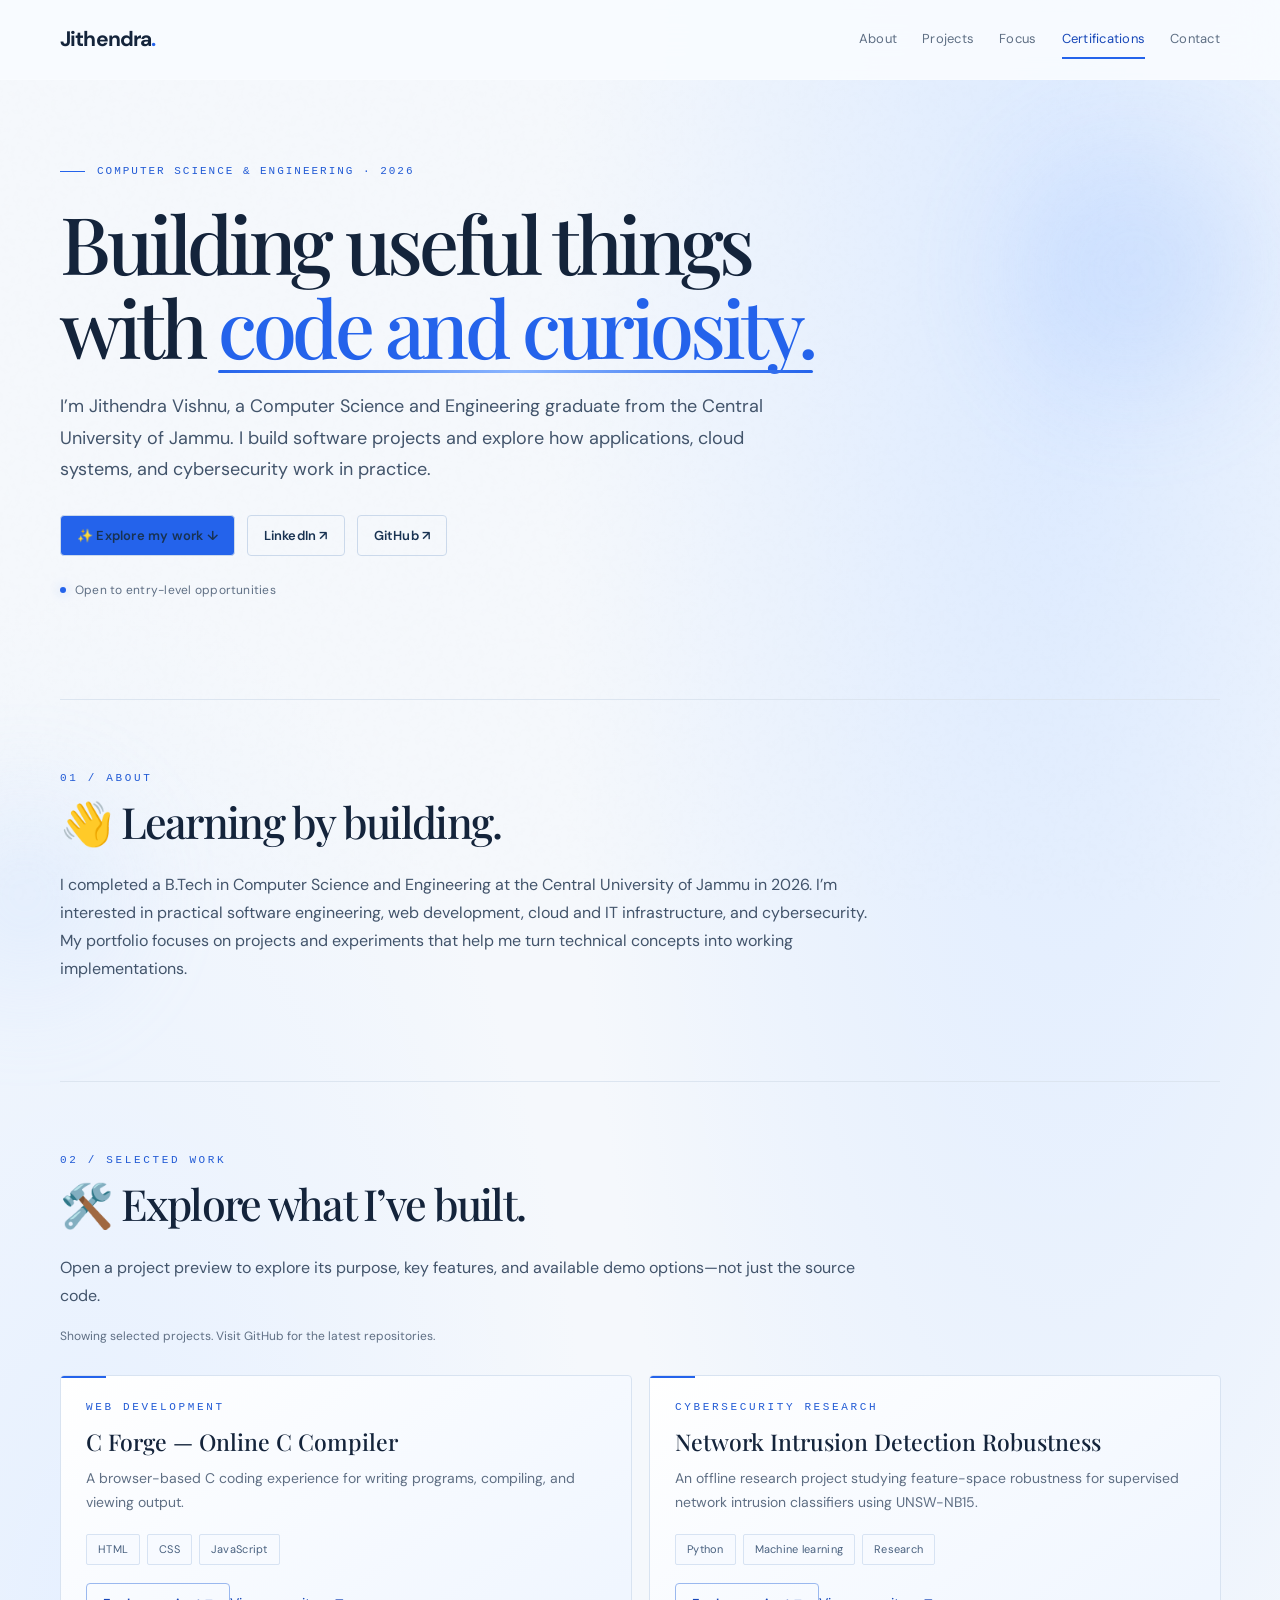
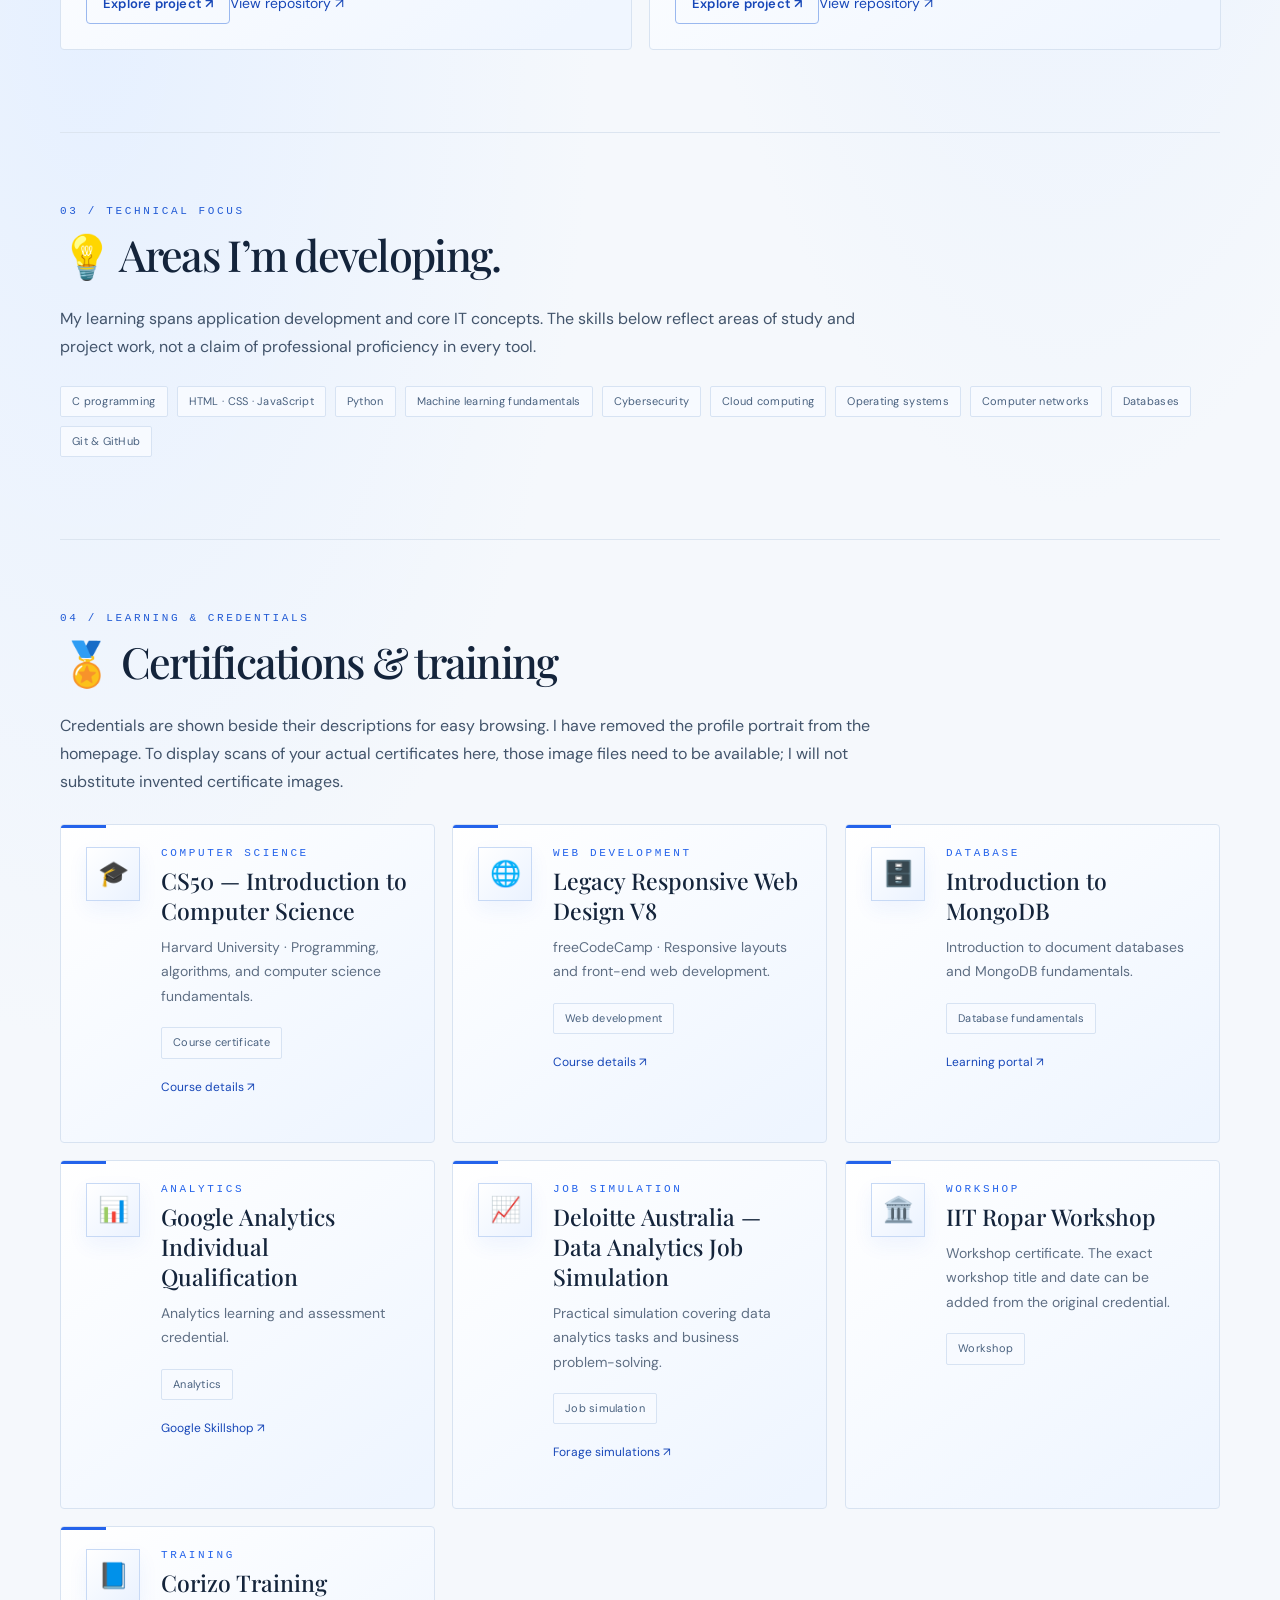
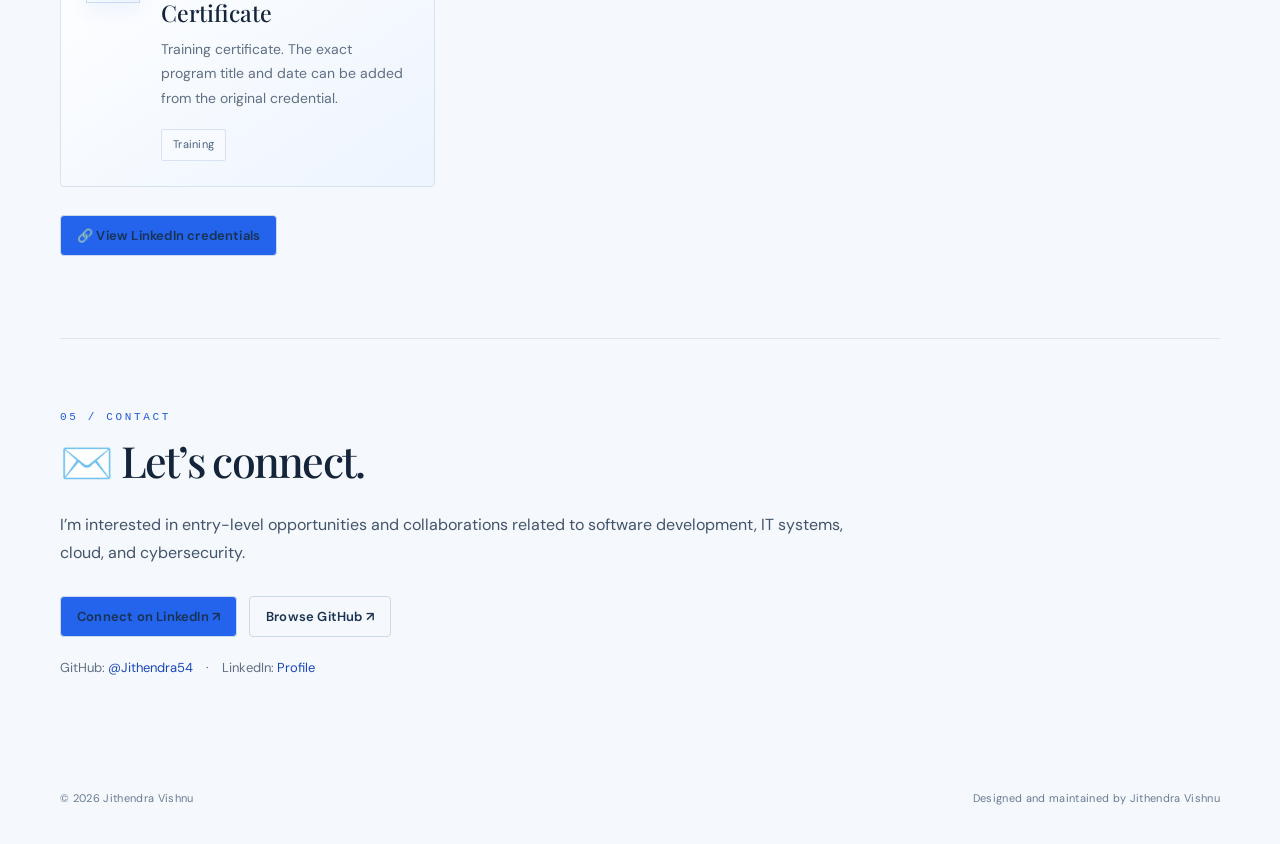
<file: index.html>
<!doctype html>
<html lang="en">
<head>
  <meta charset="utf-8">
  <meta name="viewport" content="width=device-width, initial-scale=1">
  <meta name="theme-color" content="#f5f8fc">
  <meta name="description" content="Portfolio of Jithendra Vishnu, Computer Science and Engineering graduate. Projects in web development and cybersecurity research.">
  <meta name="author" content="Jithendra Vishnu">
  <title>Jithendra Vishnu — Software & Systems</title>
  <link rel="stylesheet" href="./styles.css">
</head>
<body>
  <div class="scroll-progress" aria-hidden="true"><span id="scroll-progress-bar"></span></div>
  <div class="ambient-orb orb-one" aria-hidden="true"></div><div class="ambient-orb orb-two" aria-hidden="true"></div>
  <a class="skip" href="#main">Skip to content</a>
  <header><nav class="wrap" aria-label="Main navigation">
    <a class="brand" href="#top">Jithendra<b>.</b></a>
    <div class="links"><a href="#about">About</a><a href="#projects">Projects</a><a href="#skills">Focus</a><a href="#certifications">Certifications</a><a href="#contact">Contact</a></div>
  </nav></header>
  <main class="wrap" id="main">
    <div class="hero hero-text-only" id="top"><div class="hero-copy">
      <div class="eyebrow">Computer Science & Engineering · 2026</div>
      <h1>Building useful things<br>with <em>code and curiosity.</em></h1>
      <p class="intro">I’m Jithendra Vishnu, a Computer Science and Engineering graduate from the Central University of Jammu. I build software projects and explore how applications, cloud systems, and cybersecurity work in practice.</p>
      <div class="buttons"><a class="button primary" href="#projects">✨ Explore my work ↓</a><a class="button" href="https://www.linkedin.com/in/jithendra-vishnu-a48143313" target="_blank" rel="noreferrer">LinkedIn ↗</a><a class="button" href="https://github.com/Jithendra54" target="_blank" rel="noreferrer">GitHub ↗</a></div>
      <div class="availability"><span class="dot"></span> Open to entry-level opportunities</div>
    </div></div>
    <section id="about">
      <div class="label">01 / About</div><h2>👋 Learning by building.</h2>
      <p class="about">I completed a B.Tech in Computer Science and Engineering at the Central University of Jammu in 2026. I’m interested in practical software engineering, web development, cloud and IT infrastructure, and cybersecurity. My portfolio focuses on projects and experiments that help me turn technical concepts into working implementations.</p>
    </section>
    <section id="projects">
      <div class="label">02 / Selected work</div><h2>🛠️ Explore what I’ve built.</h2><p class="about">Open a project preview to explore its purpose, key features, and available demo options—not just the source code.</p>
      <p class="status" id="status" aria-live="polite">Loading public repositories…</p>
      <div class="grid" id="projects-grid">
        <article class="card"><div class="label">Web development</div><h3>C Forge — Online C Compiler</h3><p>A browser-based C coding experience for writing programs, compiling, and viewing output.</p><div class="meta"><span>HTML</span><span>CSS</span><span>JavaScript</span></div><p style="margin:18px 0 0"><a href="https://github.com/Jithendra54/Online_C-compiler" target="_blank" rel="noreferrer">View repository ↗</a></p></article>
        <article class="card"><div class="label">Cybersecurity research</div><h3>Network Intrusion Detection Robustness</h3><p>An offline research project studying feature-space robustness for supervised network intrusion classifiers using UNSW-NB15.</p><div class="meta"><span>Python</span><span>Machine learning</span><span>Research</span></div><p style="margin:18px 0 0"><a href="https://github.com/Jithendra54/nids-robustness-study" target="_blank" rel="noreferrer">View repository ↗</a></p></article>
      </div>
    </section>
    <section id="skills">
      <div class="label">03 / Technical focus</div><h2>💡 Areas I’m developing.</h2>
      <p class="about">My learning spans application development and core IT concepts. The skills below reflect areas of study and project work, not a claim of professional proficiency in every tool.</p>
      <div class="chips"><span class="chip">C programming</span><span class="chip">HTML · CSS · JavaScript</span><span class="chip">Python</span><span class="chip">Machine learning fundamentals</span><span class="chip">Cybersecurity</span><span class="chip">Cloud computing</span><span class="chip">Operating systems</span><span class="chip">Computer networks</span><span class="chip">Databases</span><span class="chip">Git & GitHub</span></div>
    </section>
    <section id="certifications">
      <div class="label">04 / Learning & credentials</div>
      <h2>🏅 Certifications & training</h2>
      <p class="about">Credentials are shown beside their descriptions for easy browsing. I have removed the profile portrait from the homepage. To display scans of your actual certificates here, those image files need to be available; I will not substitute invented certificate images.</p>
      <div class="grid cert-grid">
        <article class="card cert-card"><div class="credential-mark" aria-hidden="true">🎓</div><div class="label">Computer science</div><h3>CS50 — Introduction to Computer Science</h3><p>Harvard University · Programming, algorithms, and computer science fundamentals.</p><div class="meta"><span>Course certificate</span></div><p class="cert-link"><a href="https://cs50.harvard.edu/x/" target="_blank" rel="noreferrer">Course details ↗</a></p></article>
        <article class="card cert-card"><div class="credential-mark" aria-hidden="true">🌐</div><div class="label">Web development</div><h3>Legacy Responsive Web Design V8</h3><p>freeCodeCamp · Responsive layouts and front-end web development.</p><div class="meta"><span>Web development</span></div><p class="cert-link"><a href="https://www.freecodecamp.org/learn/" target="_blank" rel="noreferrer">Course details ↗</a></p></article>
        <article class="card cert-card"><div class="credential-mark" aria-hidden="true">🗄️</div><div class="label">Database</div><h3>Introduction to MongoDB</h3><p>Introduction to document databases and MongoDB fundamentals.</p><div class="meta"><span>Database fundamentals</span></div><p class="cert-link"><a href="https://learn.mongodb.com/" target="_blank" rel="noreferrer">Learning portal ↗</a></p></article>
        <article class="card cert-card"><div class="credential-mark" aria-hidden="true">📊</div><div class="label">Analytics</div><h3>Google Analytics Individual Qualification</h3><p>Analytics learning and assessment credential.</p><div class="meta"><span>Analytics</span></div><p class="cert-link"><a href="https://skillshop.withgoogle.com/" target="_blank" rel="noreferrer">Google Skillshop ↗</a></p></article>
        <article class="card cert-card"><div class="credential-mark" aria-hidden="true">📈</div><div class="label">Job simulation</div><h3>Deloitte Australia — Data Analytics Job Simulation</h3><p>Practical simulation covering data analytics tasks and business problem-solving.</p><div class="meta"><span>Job simulation</span></div><p class="cert-link"><a href="https://www.theforage.com/" target="_blank" rel="noreferrer">Forage simulations ↗</a></p></article>
        <article class="card cert-card"><div class="credential-mark" aria-hidden="true">🏛️</div><div class="label">Workshop</div><h3>IIT Ropar Workshop</h3><p>Workshop certificate. The exact workshop title and date can be added from the original credential.</p><div class="meta"><span>Workshop</span></div></article>
        <article class="card cert-card"><div class="credential-mark" aria-hidden="true">📘</div><div class="label">Training</div><h3>Corizo Training Certificate</h3><p>Training certificate. The exact program title and date can be added from the original credential.</p><div class="meta"><span>Training</span></div></article>
      </div>
      <div class="buttons"><a class="button primary" href="https://www.linkedin.com/in/jithendra-vishnu-a48143313" target="_blank" rel="noreferrer">🔗 View LinkedIn credentials</a></div>
    </section>
    <section id="contact">
      <div class="label">05 / Contact</div><h2>✉️ Let’s connect.</h2>
      <p class="about">I’m interested in entry-level opportunities and collaborations related to software development, IT systems, cloud, and cybersecurity.</p>
      <div class="buttons"><a class="button primary" href="https://www.linkedin.com/in/jithendra-vishnu-a48143313" target="_blank" rel="noreferrer">Connect on LinkedIn ↗</a><a class="button" href="https://github.com/Jithendra54" target="_blank" rel="noreferrer">Browse GitHub ↗</a></div>
      <div class="contact-line"><span>GitHub: <a href="https://github.com/Jithendra54" target="_blank" rel="noreferrer">@Jithendra54</a></span><span>·</span><span>LinkedIn: <a href="https://www.linkedin.com/in/jithendra-vishnu-a48143313" target="_blank" rel="noreferrer">Profile</a></span></div>
    </section>
  </main>
  <div class="preview-modal" id="preview-modal" aria-hidden="true" role="dialog" aria-modal="true" aria-labelledby="preview-title"><div class="preview-backdrop" data-close-preview></div><div class="preview-window"><div class="preview-topbar"><div class="browser-dots"><i></i><i></i><i></i></div><span id="preview-url">Project preview</span><button class="preview-close" type="button" aria-label="Close preview" data-close-preview>×</button></div><div class="preview-content" id="preview-content"></div></div></div>
  <button class="back-to-top" id="back-to-top" type="button" aria-label="Back to top">↑</button>
  <footer class="wrap"><span>© <span id="year">2026</span> Jithendra Vishnu</span><span>Designed and maintained by Jithendra Vishnu</span></footer>
  <script src="./script.js" defer></script>
</body>
</html>
</file>
<file: styles.css>
@import url('https://fonts.googleapis.com/css2?family=DM+Sans:wght@400;500;600;700&family=Playfair+Display:wght@500;600;700&display=swap');
:root{color-scheme:light;--bg:#f5f8fc;--panel:#ffffff;--panel2:#eaf2ff;--text:#14243b;--muted:#5f6f84;--gold:#2463eb;--gold2:#1747b8;--line:#d8e3f1;--soft:#42546b;--serif:'Playfair Display',Georgia,serif;--sans:'DM Sans',system-ui,sans-serif}
*{box-sizing:border-box}html{scroll-behavior:smooth;scroll-padding-top:96px}body{margin:0;background:radial-gradient(ellipse at 83% 8%,#dceaff 0,transparent 34%),radial-gradient(ellipse at 7% 40%,#e6f0ff 0,transparent 30%),var(--bg);color:var(--text);font:16px/1.75 var(--sans)}body:after{content:"";position:fixed;inset:0;pointer-events:none;opacity:.035;background-image:url("data:image/svg+xml,%3Csvg viewBox='0 0 180 180' xmlns='http://www.w3.org/2000/svg'%3E%3Cfilter id='n'%3E%3CfeTurbulence type='fractalNoise' baseFrequency='.85' numOctaves='3' stitchTiles='stitch'/%3E%3C/filter%3E%3Crect width='100%25' height='100%25' filter='url(%23n)' opacity='.14'/%3E%3C/svg%3E");z-index:-1}
a{color:inherit}.wrap{width:min(1160px,calc(100% - 48px));margin:auto}header{height:80px;border-bottom:1px solid #ffffff15;display:flex;align-items:center;position:sticky;top:0;background:#f8fbfff0;backdrop-filter:blur(20px);z-index:10}nav{display:flex;align-items:center;justify-content:space-between;width:100%}.brand{font-size:21px;font-weight:700;letter-spacing:-.04em;text-decoration:none}.brand b{color:var(--gold)}.links{display:flex;gap:25px}.links a{color:var(--muted);text-decoration:none;font-size:13px;letter-spacing:.02em}.links a:hover{color:var(--gold2)}
.hero{min-height:650px;display:grid;grid-template-columns:1.22fr .78fr;align-items:center;gap:56px;padding:85px 0 98px}.eyebrow,.label{color:var(--gold);font:11px ui-monospace,SFMono-Regular,Menlo,monospace;letter-spacing:.18em;text-transform:uppercase}.eyebrow:before{content:"";display:inline-block;width:25px;height:1px;background:var(--gold);vertical-align:middle;margin-right:12px}h1,h2{font-family:var(--serif);font-weight:500}h1{font-size:clamp(48px,6.2vw,82px);letter-spacing:-.055em;line-height:1.06;margin:23px 0}h1 em{color:var(--gold2);font-style:normal}.intro{max-width:660px;color:var(--soft);font-size:18px}.buttons{display:flex;gap:12px;flex-wrap:wrap;margin-top:29px}.button{display:inline-flex;align-items:center;justify-content:center;gap:8px;border:1px solid #ffffff2b;border-radius:4px;padding:11px 16px;text-decoration:none;font:600 13px var(--sans);letter-spacing:.015em;cursor:pointer;background:transparent;color:var(--text);transition:transform .22s,border-color .22s,background .22s}.button:hover{transform:translateY(-2px);border-color:var(--gold)}.primary{background:var(--gold);color:#161a20;border-color:var(--gold)}.primary:hover{background:var(--gold2)}.availability{display:flex;align-items:center;gap:9px;color:var(--muted);font-size:12px;letter-spacing:.02em;margin-top:24px}.dot{width:6px;height:6px;border-radius:50%;background:var(--gold);box-shadow:0 0 12px #d7b77a80}.portrait-wrap{position:relative;max-width:380px;justify-self:end;width:100%}.portrait-wrap:before{content:"";position:absolute;inset:20px -18px -18px 18px;border:1px solid #d7b77a80;border-radius:3px}.portrait-card{position:relative;overflow:hidden;border:1px solid #ffffff26;background:#e8eef8;aspect-ratio:4/5;box-shadow:0 32px 85px #173c7020}.portrait-card:after{content:"";position:absolute;inset:0;background:linear-gradient(180deg,transparent 55%,#14243be8 100%);pointer-events:none}.portrait-card img{width:100%;height:100%;object-fit:cover;object-position:center 22%;display:block;filter:saturate(.9) contrast(1.02)}.portrait-note{position:absolute;z-index:1;bottom:18px;left:20px;right:20px;border-top:1px solid #d7b77a99;padding-top:13px}.portrait-note strong{display:block;font:500 22px var(--serif)}.portrait-note span{color:#e3eaf5;font-size:11px;letter-spacing:.06em;text-transform:uppercase}
section{padding:72px 0 82px;border-top:1px solid #dce5f0}h2{font-size:clamp(31px,4vw,43px);letter-spacing:-.04em;line-height:1.2;margin:12px 0 24px}.about{max-width:820px;color:var(--soft)}.chips{display:flex;flex-wrap:wrap;gap:9px;margin-top:25px}.chip,.meta span{border:1px solid #d6e2f2;padding:5px 11px;border-radius:2px;color:#50627a;font-size:11px;letter-spacing:.025em}.grid{display:grid;grid-template-columns:repeat(auto-fit,minmax(min(100%,300px),1fr));gap:17px;margin-top:28px}.card{position:relative;background:linear-gradient(145deg,#ffffff,#f0f6ff 90%);border:1px solid #d8e3f1;border-radius:4px;padding:25px;display:flex;flex-direction:column;min-height:245px;transition:transform .24s,border-color .24s,box-shadow .24s;overflow:hidden}.card:before{content:"";position:absolute;top:0;left:0;width:45px;height:2px;background:var(--gold);transition:width .25s}.card:hover{transform:translateY(-4px);border-color:#7ca4f7;box-shadow:0 18px 45px #1b4b8a14}.card:hover:before{width:100%}.card h3{font:500 23px/1.3 var(--serif);margin:14px 0 9px}.card p{color:var(--muted);font-size:14px;margin:0 0 19px}.meta{display:flex;gap:7px;flex-wrap:wrap;margin-top:auto}.card a{color:var(--gold2);text-decoration:none}.card a:hover{text-decoration:underline}.status{color:var(--muted);font-size:12px}.project-actions{display:flex;gap:9px;flex-wrap:wrap;margin-top:22px}.project-actions .button{padding:9px 12px;font-size:12px}.project-preview-btn{border-color:#766547;color:var(--gold2)}.project-preview-btn:hover{background:#d7b77a18}.cert-card{min-height:220px}.cert-card .cert-link{margin-top:19px}.cert-card .cert-link a{font-size:12px}
.contact-panel{display:flex;justify-content:space-between;align-items:center;gap:28px;padding:32px;border:1px solid #d8e3f1;border-radius:4px;background:linear-gradient(120deg,#ffffff,#eaf2ff)}.contact-panel p{color:var(--muted);margin:0;max-width:600px}.contact-line{display:flex;gap:13px;align-items:center;flex-wrap:wrap;color:var(--muted);margin-top:20px;font-size:13px}.contact-line a{color:var(--gold2);text-decoration:none}footer{border-top:1px solid #ffffff16;padding:26px 0;color:#8e9aa9;font-size:11px;letter-spacing:.03em;display:flex;justify-content:space-between;gap:14px;flex-wrap:wrap}
.preview-modal{position:fixed;inset:0;display:none;align-items:center;justify-content:center;padding:24px;z-index:50}.preview-modal.is-open{display:flex}.preview-backdrop{position:absolute;inset:0;background:#05080ddc;backdrop-filter:blur(9px)}.preview-window{position:relative;width:min(940px,100%);max-height:min(88vh,900px);overflow:auto;border:1px solid #5c5b52;background:#ffffff;box-shadow:0 30px 100px #163d7025;animation:modal-in .22s ease}.preview-topbar{height:48px;display:flex;align-items:center;gap:14px;padding:0 17px;border-bottom:1px solid #d8e3f1;background:#edf4ff;color:var(--muted);font-size:11px;letter-spacing:.08em;text-transform:uppercase}.browser-dots{display:flex;gap:5px}.browser-dots i{display:block;width:7px;height:7px;border-radius:50%;background:#667181}.browser-dots i:first-child{background:var(--gold)}.preview-close{margin-left:auto;border:0;background:none;color:var(--text);font-size:25px;cursor:pointer}.preview-content{padding:clamp(22px,5vw,48px)}.preview-content h3{font:500 clamp(30px,5vw,46px)/1.15 var(--serif);margin:13px 0}.preview-content>p{color:var(--soft);max-width:740px}.preview-feature-grid{display:grid;grid-template-columns:repeat(3,1fr);gap:12px;margin:27px 0}.preview-feature{border:1px solid #303b49;background:#171f2a;padding:17px}.preview-feature strong{display:block;font:500 17px var(--serif);color:var(--gold2);margin-bottom:7px}.preview-feature span{font-size:12px;color:var(--muted);line-height:1.65}.preview-live{margin-top:28px;border:1px solid #303b49}.live-notice,.frame-fallback{font-size:12px;color:var(--muted);padding:12px 16px;margin:0;background:#edf4ff}.preview-live iframe{width:100%;height:520px;border:0;background:#fff;display:block}.frame-fallback a{color:var(--gold2)}body.modal-open{overflow:hidden}.skip{position:absolute;left:-9999px}.skip:focus{left:12px;top:12px;background:var(--gold);color:#171a20;padding:8px;z-index:100}
@keyframes modal-in{from{opacity:0;transform:translateY(10px)}to{opacity:1;transform:translateY(0)}}
@media(max-width:820px){.hero{grid-template-columns:1fr;gap:44px;padding:65px 0 80px;min-height:unset}.portrait-wrap{justify-self:center;width:min(78%,350px);margin:0 auto 10px}.links{gap:14px}.links a{font-size:11px}.contact-panel{align-items:flex-start;flex-direction:column}.preview-feature-grid{grid-template-columns:1fr}}@media(max-width:560px){.wrap{width:calc(100% - 30px)}header{height:70px}.links{gap:10px}.links a{font-size:10px}.hero{padding-top:50px}h1{font-size:47px}.intro{font-size:16px}section{padding:51px 0 59px}.contact-panel{padding:21px}.preview-modal{padding:10px}.preview-live iframe{height:430px}.preview-topbar{gap:9px}}@media(prefers-reduced-motion:reduce){html{scroll-behavior:auto}*,*:before,*:after{animation:none!important;transition:none!important}}
/* Light, white-and-blue finishing pass */
body:after{opacity:.025}
.hero .eyebrow,.label{color:#225bd5}
h1 em{color:#2463eb}
.primary{background:#2463eb;color:#fff;border-color:#2463eb}
.primary:hover{background:#1747b8}
.button{border-color:#cbd9eb;color:#183252}
.button:hover{border-color:#2463eb;background:#eaf2ff}
.primary:hover{color:#fff}
.availability .dot{background:#2463eb;box-shadow:0 0 12px #2463eb55}
.portrait-wrap:before{border-color:#7ba4f5}
.portrait-note{border-top-color:#9ab9f5}
.card:before{background:#2463eb}
.project-preview-btn{border-color:#9ab8ef;color:#1747b8}
.project-preview-btn:hover{background:#e8f0ff}
.meta span,.chip{background:#f7faff;color:#49617f;border-color:#d7e3f3}
.cert-card{background:linear-gradient(145deg,#fff,#eef5ff 95%)}
.cert-card .label{color:#2463eb}
.preview-window{border-color:#cfdbec}
.preview-topbar{background:#edf4ff;color:#50627a;border-bottom-color:#d8e3f1}
.preview-feature{background:#f5f8fd;border-color:#d8e3f1}
.preview-feature strong{color:#1747b8}
.preview-live{border-color:#d8e3f1}
.live-notice,.frame-fallback{background:#edf4ff;color:#50627a}
.contact-panel{border-color:#d8e3f1;background:linear-gradient(120deg,#fff,#edf4ff)}
.contact-line a,.card a{color:#1747b8}
footer{color:#687b93}

/* Credential cards: visual identity without fabricating certificate scans */
.cert-card{position:relative;padding-top:22px}
.credential-mark{width:54px;height:54px;display:grid;place-items:center;border:1px solid #c7d9f5;background:linear-gradient(135deg,#fff,#eaf2ff);font-size:25px;margin-bottom:17px;box-shadow:0 8px 20px #2463eb10}
.cert-card .label{color:#2463eb}
.cert-card .cert-link{margin-top:19px}

/* Text-led hero: no personal portrait */
.hero-text-only{grid-template-columns:minmax(0,850px);min-height:560px}
.hero-text-only .hero-copy{max-width:850px}
.hero-text-only .intro{max-width:760px}
.credential-mark{flex:0 0 54px}
.cert-card{display:grid;grid-template-columns:58px minmax(0,1fr);column-gap:17px;align-content:start}
.cert-card .credential-mark{grid-column:1;grid-row:1 / span 3;margin:0;width:54px;height:54px}
.cert-card .label,.cert-card h3,.cert-card p,.cert-card .meta{grid-column:2}
.cert-card .label{align-self:end}
.cert-card h3{margin-top:7px}
.cert-card .cert-link{grid-column:2;margin-top:15px}
@media(max-width:560px){.hero-text-only{min-height:unset;padding:65px 0 72px}.cert-card{grid-template-columns:44px minmax(0,1fr);column-gap:12px}.cert-card .credential-mark{width:42px;height:42px;font-size:21px}}


/* ── Premium interaction layer ─────────────────────────────── */
:root{scroll-behavior:smooth}
body{overflow-x:hidden}
::selection{background:#2463eb;color:#fff}
.scroll-progress{position:fixed;inset:0 0 auto;height:3px;z-index:1000;background:transparent;pointer-events:none}
#scroll-progress-bar{display:block;width:0;height:100%;background:linear-gradient(90deg,#7aa7ff,#2463eb,#75b6ff);box-shadow:0 0 12px #2463eb65;transition:width .08s linear}
.ambient-orb{position:absolute;z-index:-1;pointer-events:none;border-radius:50%;filter:blur(55px);opacity:.24;animation:orb-float 15s ease-in-out infinite alternate}
.orb-one{width:240px;height:240px;top:150px;right:2%;background:#9bc0ff}
.orb-two{width:190px;height:190px;top:800px;left:-70px;background:#b9d6ff;animation-delay:-6s}
@keyframes orb-float{0%{transform:translate3d(0,0,0) scale(1)}100%{transform:translate3d(28px,-24px,0) scale(1.12)}}
.links a{position:relative;transition:color .2s ease}
.links a:after{content:"";position:absolute;left:0;right:100%;bottom:-8px;height:2px;background:#2463eb;transition:right .25s ease}
.links a:hover:after,.links a.active:after{right:0}
.links a.active{color:#1747b8}
.button,.card,.chip,.back-to-top{transition:transform .24s cubic-bezier(.2,.8,.2,1),box-shadow .24s,border-color .24s,background .24s,color .24s}
.button:active,.button.is-pressed{transform:translateY(1px) scale(.98)}
.button:focus-visible,a:focus-visible,button:focus-visible{outline:3px solid #75a4ff;outline-offset:4px}
.card{isolation:isolate}
.card:after{content:"";position:absolute;inset:0;pointer-events:none;opacity:0;background:radial-gradient(250px circle at var(--pointer-x,50%) var(--pointer-y,50%),#78aaff20,transparent 72%);transition:opacity .25s;z-index:-1}
.card:hover:after{opacity:1}
.card:hover{box-shadow:0 20px 48px #194b8c16}
.chip{transition:transform .2s ease,border-color .2s ease,background .2s ease}
.chip:hover{transform:translateY(-3px);border-color:#7da7f5;background:#e9f1ff}
.reveal-ready{opacity:0;transform:translateY(22px);transition:opacity .65s ease,transform .65s cubic-bezier(.2,.75,.25,1);transition-delay:var(--reveal-delay,0ms)}
.reveal-ready.revealed{opacity:1;transform:translateY(0)}
.hero-copy{animation:hero-enter .85s cubic-bezier(.2,.75,.25,1) both}
.hero-copy .eyebrow{animation:hero-enter .65s .05s both}
.hero-copy h1{animation:hero-enter .75s .12s both}
.hero-copy .intro{animation:hero-enter .75s .22s both}
.hero-copy .buttons{animation:hero-enter .75s .32s both}
@keyframes hero-enter{from{opacity:0;transform:translateY(18px)}to{opacity:1;transform:translateY(0)}}
.back-to-top{position:fixed;right:24px;bottom:24px;width:44px;height:44px;border:1px solid #c5d8f4;background:#fff;color:#1747b8;border-radius:50%;font-size:22px;box-shadow:0 8px 24px #173d7020;z-index:30;cursor:pointer;opacity:0;visibility:hidden;transform:translateY(10px)}
.back-to-top.visible{opacity:1;visibility:visible;transform:translateY(0)}
.back-to-top:hover{background:#2463eb;color:#fff;border-color:#2463eb;transform:translateY(-4px)}
.preview-window{animation:preview-entrance .28s cubic-bezier(.2,.8,.2,1) both}
@keyframes preview-entrance{from{opacity:0;transform:translateY(16px) scale(.985)}to{opacity:1;transform:translateY(0) scale(1)}}
.project-actions .button:hover{box-shadow:0 7px 18px #2463eb1a}
@media(max-width:700px){.ambient-orb{opacity:.13}.back-to-top{right:14px;bottom:14px}}
@media(prefers-reduced-motion:reduce){*,*:before,*:after{animation-duration:.01ms!important;animation-iteration-count:1!important;scroll-behavior:auto!important;transition-duration:.01ms!important}.reveal-ready{opacity:1;transform:none}}


/* Expanded motion system: layered depth, scroll cues, animated credentials */
:root{--motion-ease:cubic-bezier(.18,.75,.25,1)}
html{scroll-behavior:smooth}
header{transition:box-shadow .3s ease,background .3s ease}
header.is-scrolled{box-shadow:0 8px 30px #173d700e;background:#f8fbfff7}
.hero-copy .eyebrow{animation:hero-enter .7s .05s both}
.hero-copy h1{animation:hero-enter .8s .12s both}
.hero-copy .intro{animation:hero-enter .8s .22s both}
.hero-copy .buttons{animation:hero-enter .8s .32s both}
.hero-copy .availability{animation:hero-enter .8s .42s both}
h1 em{display:inline-block;position:relative}
h1 em:after{content:"";position:absolute;left:0;right:0;bottom:-5px;height:3px;border-radius:4px;background:linear-gradient(90deg,#2463eb,#8ab5ff,#2463eb);transform:scaleX(0);transform-origin:left;animation:underline-draw 1s .7s var(--motion-ease) forwards}
@keyframes underline-draw{to{transform:scaleX(1)}}
section .label{transition:letter-spacing .35s ease}
section.revealed .label{letter-spacing:.24em}
.card{transform-style:preserve-3d;will-change:transform}
.card .label,.card h3,.card p,.card .meta,.card .project-actions{transition:transform .3s var(--motion-ease)}
@media(hover:hover) and (pointer:fine){
  .card:hover h3{transform:translateY(-2px)}
  .card:hover .meta{transform:translateY(-2px)}
  .cert-card:hover{box-shadow:0 24px 55px #2463eb1c}
  .cert-card:hover .credential-mark{transform:rotate(-5deg) scale(1.07)}
}
.credential-mark{transition:transform .35s var(--motion-ease),box-shadow .35s ease,border-color .35s ease}
.cert-card:before{height:3px}
.cert-card:after{content:"";position:absolute;inset:auto 0 0;height:3px;background:linear-gradient(90deg,#2463eb,#8ab5ff,#2463eb);transform:scaleX(0);transform-origin:left;transition:transform .5s var(--motion-ease)}
.cert-card:hover:after{transform:scaleX(1)}
.chip{position:relative;overflow:hidden}
.chip:before{content:"";position:absolute;inset:0;background:linear-gradient(110deg,transparent 20%,#fff9 48%,transparent 75%);transform:translateX(-130%);transition:transform .55s ease}
.chip:hover:before{transform:translateX(130%)}
.button{position:relative;overflow:hidden}
.button .ripple{position:absolute;border-radius:50%;background:#fff8;transform:scale(0);animation:ripple-out .55s ease-out;pointer-events:none}
@keyframes ripple-out{to{transform:scale(4);opacity:0}}
.ambient-orb{will-change:transform}
#scroll-progress-bar{background-size:200% 100%;animation:progress-shimmer 3s linear infinite}
@keyframes progress-shimmer{0%{background-position:0% 50%}100%{background-position:200% 50%}}
.back-to-top.visible{animation:top-pop .35s var(--motion-ease) both}
@keyframes top-pop{0%{opacity:0;transform:translateY(12px) scale(.8)}75%{transform:translateY(-2px) scale(1.04)}100%{opacity:1;transform:translateY(0) scale(1)}}
.preview-window{transform-origin:center;animation:preview-entrance .32s var(--motion-ease) both}
.preview-content .preview-feature{animation:feature-rise .45s var(--motion-ease) both}
.preview-feature:nth-child(2){animation-delay:.06s}.preview-feature:nth-child(3){animation-delay:.12s}
@keyframes feature-rise{from{opacity:0;transform:translateY(12px)}to{opacity:1;transform:translateY(0)}}
.contact-line a{position:relative}
.contact-line a:after{content:"";position:absolute;left:0;right:100%;bottom:-2px;height:1px;background:currentColor;transition:right .25s ease}
.contact-line a:hover:after{right:0}
@media(max-width:560px){h1 em:after{height:2px}.card{will-change:auto}}
@media(prefers-reduced-motion:reduce){
 h1 em:after{animation:none;transform:scaleX(1)}
 .button .ripple{display:none}
 #scroll-progress-bar{animation:none}
 .preview-content .preview-feature{animation:none}
}
</file>
